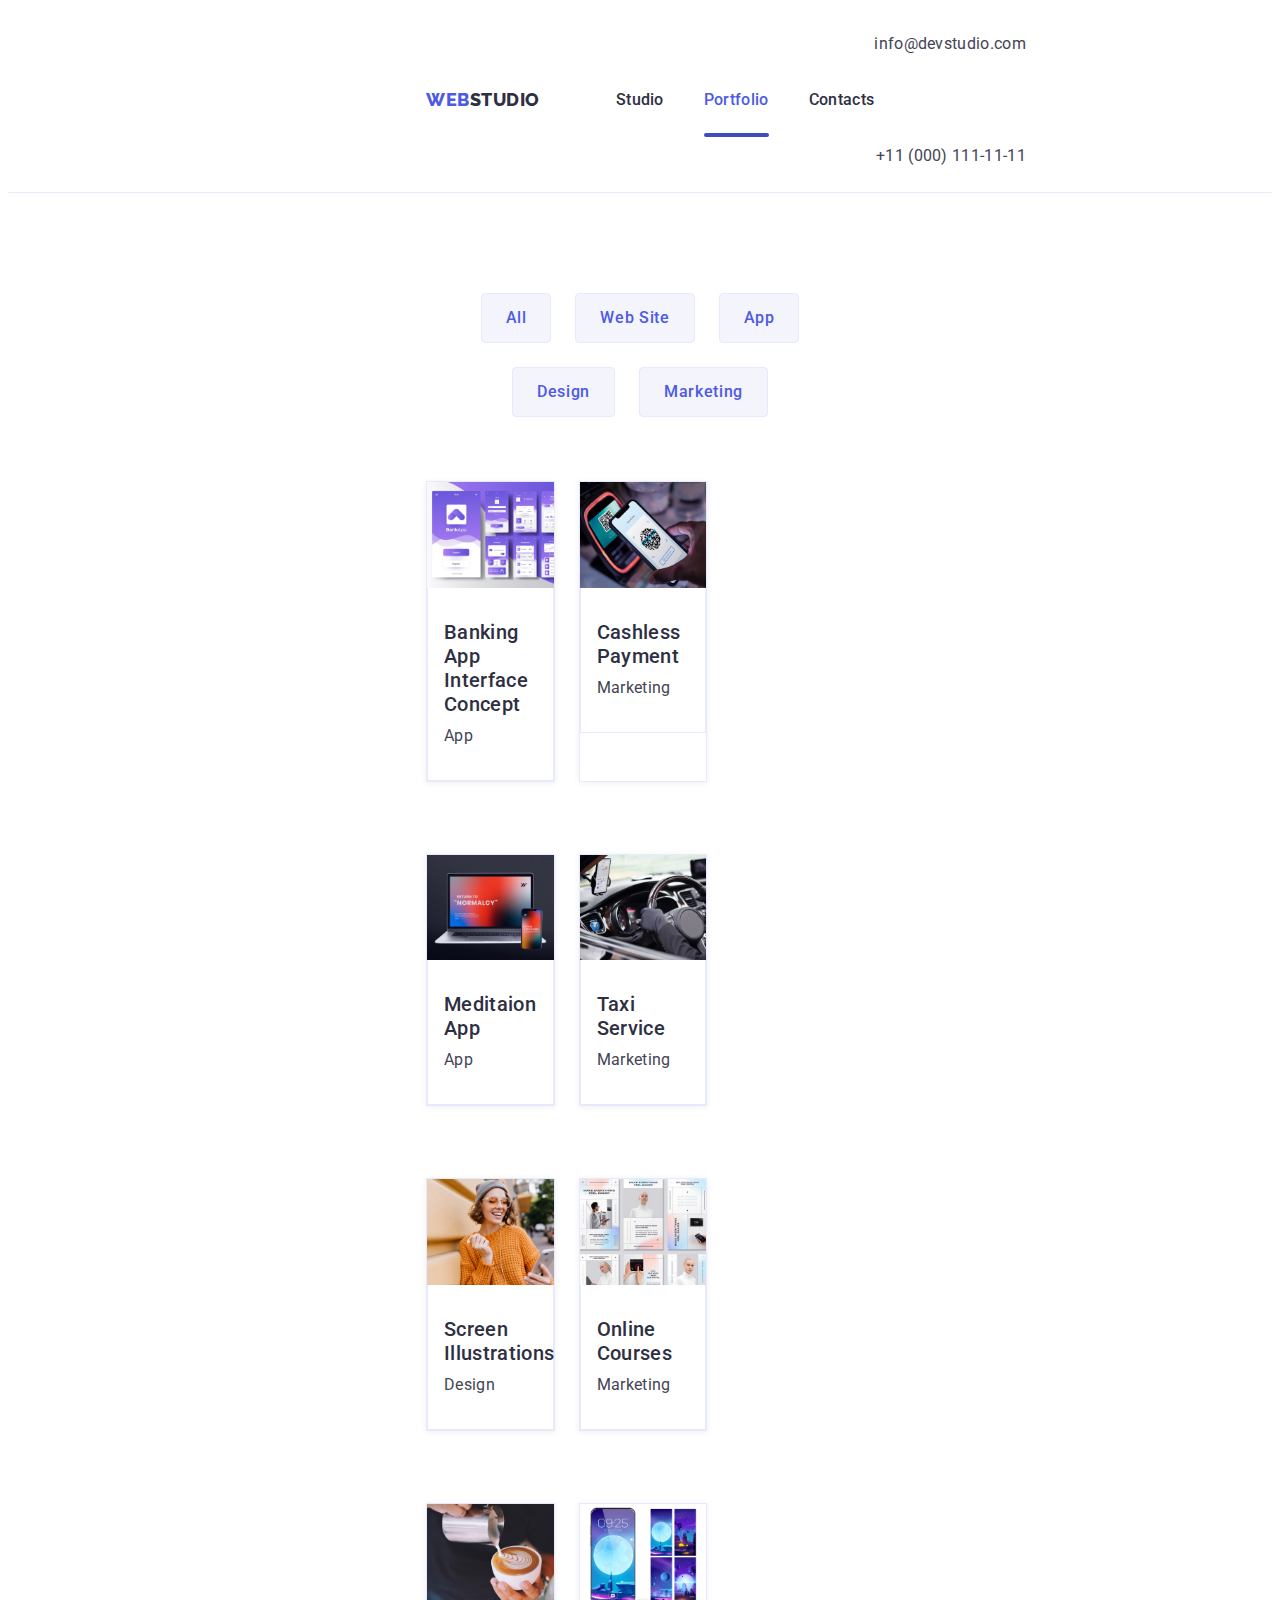
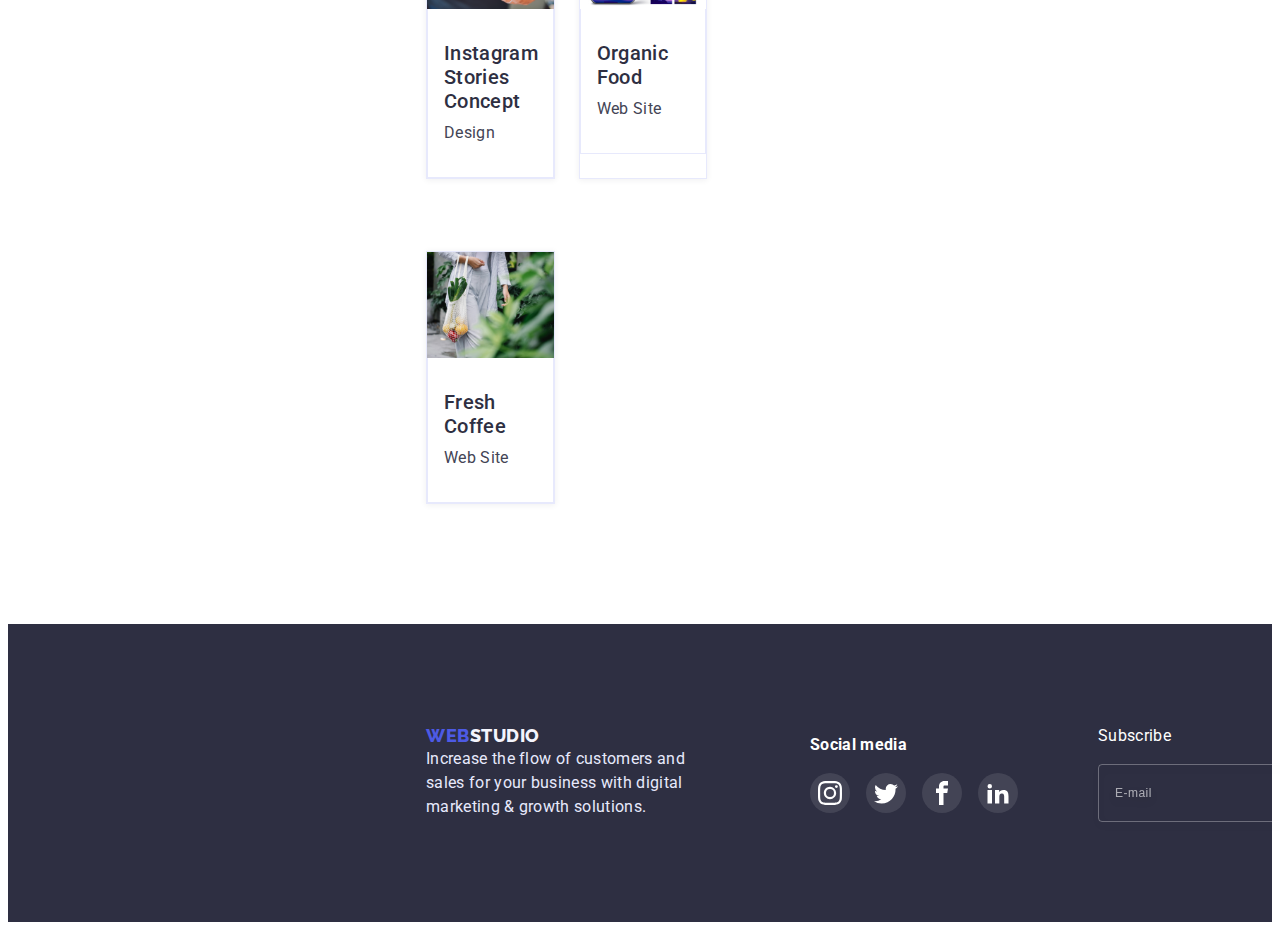
<file: portfolio.html>
<!DOCTYPE html>
<html lang="en">
<head>
    <meta charset="UTF-8">
    <meta http-equiv="X-UA-Compatible" content="IE=edge">
    <meta name="viewport" content="width=device-width, initial-scale=1.0">
    <title>Document</title>
    <link rel="preconnect" href="https://fonts.googleapis.com">
    <link rel="preconnect" href="https://fonts.gstatic.com" crossorigin>
    <link href="https://fonts.googleapis.com/css2?family=Raleway:wght@800&family=Roboto:wght@400;500;700;900&display=swap"
        rel="stylesheet">
    <link rel="stylesheet" href="https://cdnjs.cloudflare.com/ajax/libs/modern-normalize/1.1.0/modern-normalize.min.css"
        integrity="sha512-wpPYUAdjBVSE4KJnH1VR1HeZfpl1ub8YT/NKx4PuQ5NmX2tKuGu6U/JRp5y+Y8XG2tV+wKQpNHVUX03MfMFn9Q=="
        crossorigin="anonymous" referrerpolicy="no-referrer" />
    <link rel="stylesheet" href="./css/styles.css">
</head>
<body>
    <header class="header">
        <div class="container header-container">
            <nav class="header-navigation">
                <a class="header-logo link logo" href="./index.html"><span class="header-logo-color">Web</span>Studio</a>
                <button type="button" class="button-hamburger-open js-open-menu" aria-expanded="false"
                    aria-controls="mobile-menu">
                    <svg width="32" height="22">
                        <use href="./img/hamburger.svg#icon-hamburger"></use>
                    </svg>
                </button>
                <ul class="header-list list">
                    <li class="header-item"><a class="header-link link" href="./index.html">Studio</a></li>
                    <li class="header-item"><a class="header-link link current" href="./portfolio.html">Portfolio</a></li>
                    <li class="header-item"><a class="header-link link" href="">Contacts</a></li>
                </ul>
            </nav>
            <address class="address">
                <ul class="address-list list">
                    <li class="address-item"><a class="address-link link"
                            href="mailto:info@devstudio.com">info@devstudio.com</a>
                    </li>
                    <li class="address-item"><a class="address-link link" href="tel:+110001111111">+11 (000) 111-11-11</a>
                    </li>
                </ul>
            </address>
        </div>
        <div class="mobile-menu js-menu-container">
            <div class="container container-menu">
                <div>
                    <button type="button" class="button-hamburger-close js-close-menu">
                        <svg width="8" height="8">
                            <use href="./img/close.svg#icon-close"></use>
                        </svg>
                    </button>
    
                    <ul class="mobile-menu-list list">
                        <li class="mobile-menu-item"><a class="mobile-menu-link link" href="./index.html">Studio</a></li>
                        <li class="mobile-menu-item"><a class="mobile-menu-link link" href="./portfolio.html">Portfolio</a>
                        </li>
                        <li class="mobile-menu-item"><a class="mobile-menu-link link current" href="">Contacts</a></li>
                    </ul>
                </div>
                <div>
                    <ul class="mobile-address-list list">
                        <li class="mobile-address-item"><a class="mobile-address-link  mobile-phone link"
                                href="tel:+110001111111">+11 (000) 111-11-11</a></li>
                        <li class="mobile-address-item"><a class="mobile-address-link mobile-mail link"
                                href="mailto:info@devstudio.com">info@devstudio.com</a></li>
                    </ul>
                    <ul class="mobile-social list">
                        <li class="mobile-social-item"><a href="" class="mobile-social-link link">
                                <svg class="mobile-social-icon" width="16" height="16">
                                    <use href="./img/icons.svg#icon-instagram"></use>
                                </svg>
                            </a></li>
                        <li class="mobile-social-item"><a href="" class="mobile-social-link link">
                                <svg class="mobile-social-icon" width="16" height="16">
                                    <use href="./img/icons.svg#icon-twitter"></use>
                                </svg>
                            </a></li>
                        <li class="mobile-social-item"><a href="" class="mobile-social-link link">
                                <svg class="mobile-social-icon" width="16" height="16">
                                    <use href="./img/icons.svg#icon-facebook"></use>
                                </svg>
                            </a></li>
                        <li class="mobile-social-item"><a href="" class="mobile-social-link link">
                                <svg class="mobile-social-icon" width="16" height="16">
                                    <use href="./img/icons.svg#icon-linkedin2"></use>
                                </svg>
                            </a></li>
                    </ul>
                </div>
            </div>
        </div>
    </header>
    <main>
        <!-- Buttons -->
        <section class="gallery section">
            <div class="container gallery-container">
                <h1 class="visually-hidden">Buttons</h1>
                <ul class="buttons-list list">
                    <li class="buttons-item">
                        <button class="btn" type="button">All</button>
                    </li>
                    <li class="buttons-item">
                        <button class="btn" type="button">Web Site</button>
                    </li>
                    <li class="buttons-item">
                        <button class="btn" type="button">App</button>
                    </li>
                    <li class="buttons-item">
                        <button class="btn" type="button">Design</button>
                    </li>
                    <li class="buttons-item">
                        <button class="btn" type="button">Marketing</button>
                    </li>
                </ul>
                <!-- Gallery -->
                <h1 class="visually-hidden">Gallery</h1>
                <ul class="picture-list list">
                    <li class="picture-item">
                        <div class="picture-item-wrap">
                            <picture>
                                <source media="(min-width: 1200px)"
                                    srcset="./img/img-7.jpg 1x  , ./img/img-7-2x.jpg 2x"
                                <source media="(min-width: 768px)"
                                    srcset="./img/bank-tab.jpg 1x, ./img/bank-tab-2x.jpg 2x">
                                <source media="(max-width: 767px)"
                                    srcset="./img/bank-mob.jpg 1x, ./img/bank-mob-2x.jpg 2x">
                                <img src="./img/img-7.jpg" alt="Banking App Interface" width="360" height="300">
                            </picture>
                            <p class="picture-text-overlay">14 Stylish and User-Friendly App Design Concepts · Task Manager
                                App · Calorie Tracker
                                App · Exotic Fruit Ecommerce App ·
                                Cloud Storage App</p>
                        </div>
                        <div class="text-about-picture">
                            <h2 class="picture-title">Banking App Interface Concept</h2>
                            <p class="picture-text">App</p>
                        </div>
                    </li>
                    <li class="picture-item">
                        <div class="picture-item-wrap">
                            <picture>
                                <source media="(min-width: 1200px)"
                                    srcset="./img/img-8.jpg 1x, ./img/img-8-2x.jpg 2x">
                                <source media="(min-width: 768px)"
                                    srcset="./img/pay-tab.jpg 1x, ./img/pay-tab-2x.jpg 2x">
                                <source media="(max-width: 767px)"
                                    srcset="./img/pay-mob.jpg 1x, ./img/pay-mob-2x.jpg 2x">
                                <img src="./img/img-8.jpg" alt="Cashless Payment" width="360" height="300">
                            </picture>
                            <p class="picture-text-overlay">14 Stylish and User-Friendly App Design Concepts · Task Manager
                                App · Calorie Tracker
                                App · Exotic Fruit Ecommerce App ·
                                Cloud Storage App</p>
                        </div>
                        <div class="text-about-picture">
                            <h2 class="picture-title">Cashless Payment</h2>
                            <p class="picture-text">Marketing</p>
                        </div>
                    </li>
                    <li class="picture-item">
                        <div class="picture-item-wrap">
                            <picture>
                                <source media="(min-width: 1200px)"
                                    srcset="./img/img-9.jpg 1x, ./img/img-9-2x.jpg 2x">
                                <source media="(min-width: 768px)"
                                    srcset="./img/med-tab.jpg 1x, ./img/med-tab-2x.jpg 2x">
                                <source media="(max-width: 767px)"
                                    srcset="./img/med-mob.jpg 1x, ./img/med-mob-2x.jpg 2x">
                                <img src="./img/img-9.jpg" alt="Meditaion App" width="360" height="300">
                            </picture>
                            <p class="picture-text-overlay">14 Stylish and User-Friendly App Design Concepts · Task Manager
                                App · Calorie Tracker
                                App · Exotic Fruit Ecommerce App ·
                                Cloud Storage App</p>
                        </div>
                        <div class="text-about-picture">
                            <h2 class="picture-title">Meditaion App</h2>
                            <p class="picture-text">App</p>
                        </div>
                    </li>
                    <li class="picture-item">
                        <div class="picture-item-wrap">
                            <picture>
                                <source media="(min-width: 1200px)"
                                    srcset="./img/img-10.jpg 1x, ./img/img-10-2x.jpg 2x">
                                <source media="(min-width: 768px)"
                                    srcset="./img/taxi-tab.jpg 1x, ./img/taxi-tab-2x.jpg 2x">
                                <source media="(max-width: 767px)"
                                    srcset="./img/taxi-mob.jpg 1x, ./img/taxi-mob-2x.jpg 2x">
                                <img src="./img/img-10.jpg" alt="Taxi Service" width="360" height="300">
                            </picture>
                            <p class="picture-text-overlay">14 Stylish and User-Friendly App Design Concepts · Task Manager
                                App · Calorie Tracker
                                App · Exotic Fruit Ecommerce App ·
                                Cloud Storage App</p>
                        </div>
                        <div class="text-about-picture">
                            <h2 class="picture-title">Taxi Service</h2>
                            <p class="picture-text">Marketing</p>
                        </div>
                    </li>
                    <li class="picture-item">
                        <div class="picture-item-wrap">
                            <picture>
                                <source media="(min-width: 1200px)"
                                    srcset="./img/img-11.jpg 1x, ./img/img-11-2x.jpg 2x">
                                <source media="(min-width: 768px)"
                                    srcset="./img/scr-tab.jpg 1x, ./img/scr-tab-2x.jpg 2x">
                                <source media="(max-width: 767px)"
                                    srcset="./img/scr-mob.jpg 1x, ./img/scr-mob-2x.jpg 2x">
                                <img src="./img/img-11.jpg" alt="Screen Illustrations" width="360" height="300">
                            </picture>
                            <p class="picture-text-overlay">14 Stylish and User-Friendly App Design Concepts · Task Manager
                                App · Calorie Tracker
                                App · Exotic Fruit Ecommerce App ·
                                Cloud Storage App</p>
                        </div>
                        <div class="text-about-picture">
                            <h2 class="picture-title">Screen Illustrations</h2>
                            <p class="picture-text">Design</p>
                        </div>
                    </li>
                    <li class="picture-item">
                        <div class="picture-item-wrap">
                            <picture>
                                <source media="(min-width: 1200px)"
                                    srcset="./img/img-12.jpg 1x, ./img/img-12-2x.jpg 2x">
                                <source media="(min-width: 768px)"
                                    srcset="./img/cour-tab.jpg 1x, ./img/cour-tab-2x.jpg 2x">
                                <source media="(max-width: 767px)"
                                    srcset="./img/cour-mob.jpg 1x, ./img/cour-mob-2x.jpg 2x">
                                <img src="./img/img-12.jpg" alt="Online Courses" width="360" height="300">
                            </picture>
                            <p class="picture-text-overlay">14 Stylish and User-Friendly App Design Concepts · Task Manager
                                App · Calorie Tracker
                                App · Exotic Fruit Ecommerce App ·
                                Cloud Storage App</p>
                        </div>
                        <div class="text-about-picture">
                            <h2 class="picture-title">Online Courses</h2>
                            <p class="picture-text">Marketing</p>
                        </div>
                    </li>
                    <li class="picture-item">
                        <div class="picture-item-wrap">
                            <picture>
                                <source media="(min-width: 1200px)"
                                    srcset="./img/img-13.jpg 1x, ./img/img-13-2x.jpg 2x">
                                <source media="(min-width: 768px)"
                                    srcset="./img/inst-tab.jpg 1x, ./img/inst-tab-2x.jpg 2x">
                                <source media="(max-width: 767px)"
                                    srcset="./img/inst-mob.jpg 1x, ./img/inst-mob-2x.jpg 2x">
                                <img src="./img/img-13.jpg" alt="Instagram Stories Concept" width="360" height="300">
                            </picture>
                            <p class="picture-text-overlay">14 Stylish and User-Friendly App Design Concepts · Task Manager
                                App · Calorie Tracker
                                App · Exotic Fruit Ecommerce App ·
                                Cloud Storage App</p>
                        </div>
                        <div class="text-about-picture">
                            <h2 class="picture-title">Instagram Stories Concept</h2>
                            <p class="picture-text">Design</p>
                        </div>
                    </li>
                    <li class="picture-item">
                        <div class="picture-item-wrap">
                            <picture>
                                <source media="(min-width: 1200px)"
                                    srcset="./img/img-14.jpg 1x, ./img/img-14-2x.jpg 2x">
                                <source media="(min-width: 768px)"
                                    srcset="./img/org-tab.jpg 1x, ./img/org-tab-2x.jpg 2x">
                                <source media="(max-width: 767px)"
                                    srcset="./img/org-mob.jpg 1x, ./img/org-mob-2x.jpg 2x">
                                <img src="./img/img-14.jpg" alt="Organic Food" width="360" height="300">
                            </picture>
                            <p class="picture-text-overlay">14 Stylish and User-Friendly App Design Concepts · Task Manager
                                App · Calorie Tracker
                                App · Exotic Fruit Ecommerce App ·
                                Cloud Storage App</p>
                        </div>
                        <div class="text-about-picture">
                            <h2 class="picture-title">Organic Food</h2>
                            <p class="picture-text">Web Site</p>
                        </div>
                    </li>
                    <li class="picture-item">
                        <div class="picture-item-wrap">
                            <picture>
                                <source media="(min-width: 1200px)"
                                    srcset="./img/img-15.jpg 1x, ./img/img-15-2x.jpg 2x">
                                <source media="(min-width: 768px)"
                                    srcset="./img/cof-tab.jpg 1x, ./img/cof-tab-2x.jpg 2x">
                                <source media="(max-width: 767px)"
                                    srcset="./img/cof-mob.jpg 1x, ./img/cof-mob-2x.jpg 2x">
                                <img src="./img/img-15.jpg" alt="cup of coffee" width="360" height="300">
                            </picture>
                            <p class="picture-text-overlay">14 Stylish and User-Friendly App Design Concepts · Task Manager
                                App · Calorie Tracker
                                App · Exotic Fruit Ecommerce App ·
                                Cloud Storage App</p>
                        </div>
                        <div class="text-about-picture">
                            <h2 class="picture-title">Fresh Coffee</h2>
                            <p class="picture-text">Web Site</p>
                        </div>
                    </li>
                </ul>
            </div>
        </section>
    </main>
<footer class="footer">
    <div class="container footer-container">
        <div>
            <a class="footer-logo link logo" href="./index.html"><span class="footer-logo-color">Web</span>Studio</a>
            <p class="footer-text">Increase the flow of customers and sales for your business with digital marketing
                &amp;
                growth solutions.</p>
        </div>
        <div class="footer-social">
            <h4 class="footer-social-title">Social media</h4>
            <ul class="footer-list list">
                <li class="footer-social-item"><a href="" class="footer-social-link link">
                        <svg class="footer-social-icon" width="24" height="24">
                            <use href="./img/icons.svg#icon-instagram"></use>
                        </svg>
                    </a></li>
                <li class="footer-social-item"><a href="" class="footer-social-link link">
                        <svg class="footer-social-icon" width="24" height="24">
                            <use href="./img/icons.svg#icon-twitter"></use>
                        </svg>
                    </a></li>
                <li class="footer-social-item"><a href="" class="footer-social-link link">
                        <svg class="footer-social-icon" width="24" height="24">
                            <use href="./img/icons.svg#icon-facebook"></use>
                        </svg>
                    </a></li>
                <li class="footer-social-item"><a href="" class="footer-social-link link">
                        <svg class="footer-social-icon" width="24" height="24">
                            <use href="./img/icons.svg#icon-linkedin2"></use>
                        </svg>
                    </a></li>
            </ul>
        </div>
        <div class="footer-subscribe">
            <p class="footer-form-title">Subscribe</p>
            <form class="footer-form">
                <input class="footer-input" type="email" placeholder="E-mail">
                <button class="footer-form-button" type="submit">Subscribe
                    <svg class="footer-modal-icon" width="24" height="24">
                        <use href="./img/symbols.svg#icon-teleg"></use>
                    </svg>
                </button>
            </form>
        </div>
    </div>
</footer>
    <script src="./js/mobile-menu.js"></script>
    </body>
    
    </html>
</file>
<file: css/styles.css>
:root {
  --color-main-text: #434455;
  --color-text-title: #2e2f42;
  --color-accent: #4d5ae5;
  --color-bgr-secondary: #f4f4fd;
  --color-bgr-dark: #2e2f42;
  --color-focus: #404bbf;
  --color-white: #ffffff;
  --color-footer-text: #e7e9fc;
  --color-footer-logo: #f4f4fd;
  --color-icon: #8e8f99;
  --timing-function: cubic-bezier(0.4, 0, 0.2, 1);
}
body {
  font-family: "Roboto", sans-serif;
  letter-spacing: 0.02em;
  color: var(--color-main-text);
  background-color: var(--color-white);
}
ul {
  margin: 0;
  padding-left: 0;
}
p,
h1,
h2,
h3,
h4 {
  margin: 0;
}
.visually-hidden {
  position: absolute;
  white-space: nowrap;
  width: 1px;
  height: 1px;
  overflow: hidden;
  border: 0;
  padding: 0;
  clip: rect(0 0 0 0);
  clip-path: inset(50%);
  margin: -1px;
}
.list {
  list-style: none;
}
.link {
  text-decoration: none;
}
.container {
  width: 428px;
  padding: 0 15px;
  margin: 0 auto;
  /* outline: 2px solid red; */
}
.section {
  padding: 96px 0;
}
img {
  display: block;
  max-width: 100%;
  height: auto;
}
.button:hover,
button:focus {
  background-color: var(--color-focus);
}

.button {
  cursor: pointer;
  transition-duration: 250ms;
  transition-timing-function: var(--timing-function);
}
.mobile-menu-link.current {
  color: var(--color-accent);
}
/* -----Header-----*/
.header {
  border-bottom: 1px solid var(--color-footer-text);
}
.header-container {
  padding: 0px 15px;
}
.header-navigation {
  display: flex;
  align-items: center;
  justify-content: space-between;
}
.logo {
  font-family: "Raleway", sans-serif;
  font-weight: 800;
  font-size: 18px;
  letter-spacing: 0.03em;
  text-transform: uppercase;
  margin-top: 24px;
  margin-bottom: 24px;
}
.header-logo-color {
  line-height: 1.33;
  color: var(--color-accent);
}
.header-logo {
  line-height: 1.33;
  color: var(--color-text-title);
}
.header-list,
.address-list {
  display: none;
}

.logo {
  font-family: "Raleway", sans-serif;
  font-weight: 800;
  font-size: 18px;
  letter-spacing: 0.03em;
  text-transform: uppercase;
}
/* ---------mobile-menu-------- */
.mobile-menu.is-open {
  opacity: 1;
  visibility: visible;
  pointer-events: auto;
}

.container-menu {
  width: 100%;
  height: 100%;
  display: flex;
  flex-direction: column;
  justify-content: space-between;
  position: relative;
  padding-top: 24px;
  padding-left: 40px;
  padding-bottom: 40px;
}

.mobile-menu {
  position: fixed;
  width: 100%;
  height: 100%;
  z-index: 1000;
  top: 0;
  left: 0;
  background-color: var(--color-white);
  transition-property: opacity, visibility;
  transition-duration: 250ms;
  transition-timing-function: var(--timing-function);
  opacity: 0;
  visibility: hidden;
  pointer-events: auto;
}

.mobile-social {
  margin-top: auto;
}

.mobile-menu-list {
  margin-top: 32px;
}

.mobile-menu-item {
  margin-bottom: 40px;
}

.mobile-address-item {
  margin-bottom: 40px;
}

.mobile-menu-link {
  display: block;
  font-weight: 700;
  font-size: 36px;
  line-height: 1.11;
  letter-spacing: 0.02em;
  text-transform: capitalize;
  color: var(--color-bgr-dark);
}

.mobile-phone {
  font-weight: 700;
  font-size: 26px;
  line-height: 1.11;
  letter-spacing: 0.02em;
  text-transform: capitalize;
  color: var(--color-accent);
}

.mobile-mail {
  font-weight: 500;
  font-size: 20px;
  line-height: 1.2;
  letter-spacing: 0.02em;
  color: var(--color-main-text);
}

.mobile-menu-link:hover,
.mobile-menu-link:focus,
.mobile-address-link:hover,
.mobile-address-link:focus {
  color: var(--color-focus);
}

.button-hamburger-open {
  background-color: transparent;
  border: none;
}

.button-hamburger-close {
  display: flex;
  justify-content: center;
  align-items: center;
  width: 24px;
  height: 24px;
  background: var(--color-footer-text);
  border: 1px solid rgba(0, 0, 0, 0.1);
  border-radius: 50%;
  margin-left: auto;
  transition-property: fill, background-color;
}

.button-hamburger-close:hover,
.button-hamburger-close:focus {
  fill: var(--color-white);
  background-color: var(--color-focus);
}

.mobile-social {
  display: flex;
  justify-content: space-between;
  margin-right: 40px;
}

.mobile-social-item {
  display: flex;
  width: 40px;
  height: 40px;
}

.mobile-social-link {
  display: flex;
  justify-content: center;
  align-items: center;
  width: 100%;
  height: 100%;
  background-color: var(--color-accent);
  border-radius: 50%;
  color: var(--color-white);
  transition-property: background-color;
  transition-duration: 250ms;
  transition-timing-function: var(--timing-function);
}

.mobile-social-icon {
  fill: currentColor;
}

.mobile-social-link:hover,
.mobile-social-link:focus {
  background-color: var(--color-focus);
}

/* -----Hero----- */
.hero {
  background-color: var(--color-bgr-dark);
  background-image: linear-gradient(
      rgba(46, 47, 66, 0.7),
      rgba(46, 47, 66, 0.7)
    ),
    url(../img/people-office-mob.jpg);
  background-repeat: no-repeat;
  background-position: center;
  background-size: cover;
}

@media (min-device-pixel-ratio: 2),
  (min-resolution: 192dpi),
  (min-resolution: 2dppx) {
  .hero {
    background-image: linear-gradient(
        rgba(46, 47, 66, 0.7),
        rgba(46, 47, 66, 0.7)
      ),
      url(../img/people-office-mob-2x.jpg);
  }
}

.hero.section {
  padding: 112px 0;
}
.container-hero {
  text-align: center;
}
.hero-title {
  width: 496px;
  text-align: center;
  font-weight: 700;
  font-size: 56px;
  line-height: 1.07;
  letter-spacing: 0.02em;
  text-align: center;
  color: var(--color-white);
  margin-bottom: 48px;
  margin-left: auto;
  margin-right: auto;
}
.hero-btn {
  display: inline-block;
  font-family: inherit;
  font-weight: 500;
  font-size: 16px;
  line-height: 1.5;
  letter-spacing: 0.04em;
  text-align: center;
  background-color: var(--color-accent);
  color: var(--color-white);
  box-shadow: 0px 4px 4px rgba(0, 0, 0, 0.15);
  border-radius: 4px;
  border-color: transparent;
  padding: 16px 32px;
  transition-property: background-color;
}

/* -----Feature----- */
.feature-list {
  flex-wrap: wrap;
  row-gap: 72px;
}
.feature-title {
  font-weight: 700;
  font-size: 36px;
  line-height: 1.11;
  text-align: center;
  letter-spacing: 0.02em;
  text-transform: capitalize;
  color: var(--color-bgr-dark);
}

.feature-text {
  margin-top: 8px;
  font-weight: 500;
  font-size: 16px;
  line-height: 1.5;
}

/* ----- Products ------- */
.products {
  padding-top: 0px;
}
.products-item {
  width: calc((100% - 48px) / 3);
}
.products-list {
  display: flex;
  gap: 24px;
  margin-top: 72px;
}
.products-title {
  font-weight: 700;
  font-size: 36px;
  line-height: 1.11;
  text-align: center;
  text-transform: capitalize;
  color: var(--color-text-title);
}

/* -----Our Team----- */
.team-container {
  max-width: 296px;
  background-color: var(--color-bgr-secondary);
}

.team.section {
  padding-bottom: 128px;
}
.team {
  background-color: var(--color-bgr-secondary);
}
.team-list {
  display: flex;
  flex-wrap: wrap;
  gap: 72px;
}

.team-title {
  font-weight: 700;
  font-size: 36px;
  line-height: 1.11;
  text-align: center;
  text-transform: capitalize;
  margin-bottom: 72px;
  color: var(--color-text-title);
}
.team-after-title {
  font-weight: 500;
  font-size: 20px;
  line-height: 1.2;
  text-align: center;
  color: var(--color-text-title);
}
.team-text {
  font-size: 16px;
  line-height: 1.5;
  text-align: center;
  margin-top: 8px;
}
.team-item {
  width: 260px;
  margin-left: auto;
  margin-right: auto;
  background: #ffffff;
  box-shadow: 0px 1px 6px rgba(46, 47, 66, 0.08),
    0px 1px 1px rgba(46, 47, 66, 0.16), 0px 2px 1px rgba(46, 47, 66, 0.08);
  border-radius: 0px 0px 4px 4px;
}
.team-social {
  display: flex;
  justify-content: center;
  gap: 24px;
}
.team-social-item {
  width: 40px;
  height: 40px;
  margin-top: 8px;
}
.team-social-link {
  display: flex;
  justify-content: center;
  align-items: center;
  width: 100%;
  height: 100%;
  background-color: var(--color-accent);
  border-radius: 50%;
  color: var(--color-white);
  transition-property: background-color;
  transition-duration: 250ms;
  transition-timing-function: var(--timing-function);
}
.team-social-icon {
  fill: currentColor;
}
.team-social-link:hover,
.team-social-link:focus {
  background-color: var(--color-focus);
}
.text-about-team {
  padding-top: 32px;
  padding-bottom: 32px;
  background: var(--color-white);
  box-shadow: 0px 1px 6px rgba(46, 47, 66, 0.08),
    0px 1px 1px rgba(46, 47, 66, 0.16), 0px 2px 1px rgba(46, 47, 66, 0.08);
  border-radius: 0px 0px 4px 4px;
  border-top: none;
}
/* ----- Customers----- */
.customers-title {
  font-weight: 700;
  font-size: 36px;
  line-height: 1.11;
  text-align: center;
  letter-spacing: 0.02em;
  text-transform: capitalize;
  color: var(--color-text-title);
  margin-bottom: 72px;
}
.customers-list {
  display: flex;
  flex-wrap: wrap;
  justify-content: center;
  row-gap: 72px;
  column-gap: 16px;
}
.customers-item {
  height: 88px;
  width: 190px;
}
.customers-link {
  display: flex;
  justify-content: center;
  align-items: center;
  width: 100%;
  height: 100%;
  border: 1px solid var(--color-icon);
  border-radius: 4px;
  color: var(--color-icon);
  transition-property: color, border;
  transition-duration: 250ms;
  transition-timing-function: var(--timing-function);
}
.customers-icon {
  fill: currentColor;
}
.customers-link:hover,
.customers-link:focus {
  border: 1px solid var(--color-focus);
  color: var(--color-focus);
}
/* -----Footer----- */
.footer {
  display: flex;
  padding-top: 100px;
  padding-bottom: 100px;
  background-color: var(--color-bgr-dark);
}
.footer-logo {
  line-height: 1.16;
  color: var(--color-footer-logo);
}
.footer-logo-color {
  line-height: 1.16;
  color: var(--color-accent);
}
.footer-text {
  width: 264px;
  margin-top: 16px;
  font-size: 16px;
  line-height: 1.5;
  color: var(--color-footer-text);
}
.footer-container {
  display: flex;
}
.footer-social {
  margin-left: 120px;
  margin-right: 80px;
}
.footer-social-title,
.footer-form-title {
  margin-bottom: 16px;
  font-size: 16px;
  line-height: 1.5;
  letter-spacing: 0.02em;
  color: var(--color-white);
}
.footer-list {
  display: flex;
  gap: 16px;
}
.footer-social-item {
  display: flex;
  font-weight: 500;
  width: 40px;
  height: 40px;
}
.footer-modal-icon {
  fill: var(--color-white);
}
.footer-social-link {
  display: flex;
  justify-content: center;
  align-items: center;
  width: 100%;
  height: 100%;
  background: rgba(255, 255, 255, 0.1);
  color: var(--color-white);
  border-radius: 50%;
  transition-property: background-color;
  transition-duration: 250ms;
  transition-timing-function: var(--timing-function);
}
.footer-social-link:hover,
.footer-social-link:focus {
  background-color: #31d0aa;
}
.footer-social-icon {
  fill: currentColor;
}
.footer-form {
  display: flex;
}
.footer-input {
  width: 264px;
  height: 40px;
  padding: 8px 16px;
  border: 1px solid rgba(255, 255, 255, 0.3);
  filter: drop-shadow(0px 4px 4px rgba(0, 0, 0, 0.15));
  border-radius: 4px;
  color: var(--color-white);
  background-color: transparent;
}
.footer-input::placeholder {
  font-size: 12px;
  line-height: 2;
  letter-spacing: 0.04em;
  color: rgba(255, 255, 255, 0.6);
}
.footer-subscribe {
  margin-left: auto;
}
.footer-form-button {
  display: flex;
  height: 40px;
  width: 165px;
  margin-left: 24px;
  padding: 8px 24px;
  gap: 16px;
  font-weight: 500;
  font-size: 16px;
  line-height: 1.5;
  align-items: center;
  text-align: center;
  letter-spacing: 0.04em;
  color: var(--color-white);
  background-color: var(--color-accent);
  border-radius: 4px;
  border-color: transparent;
  transition-property: background-color;
}
/* ----Backdrop---- */
.backdrop {
  position: fixed;
  top: 0;
  width: 100%;
  height: 100%;
  background: rgba(46, 47, 66, 0.4);
  transition-property: opacity, visibility;
  transition-duration: 250ms;
  transition-timing-function: var(--timing-function);
}
.is-hidden {
  opacity: 0;
  visibility: hidden;
  pointer-events: none;
}
.modal-btn {
  display: flex;
  justify-content: center;
  align-items: center;
  width: 24px;
  height: 24px;
  background: var(--color-footer-text);
  border: 1px solid rgba(0, 0, 0, 0.1);
  border-radius: 50%;
  margin-left: auto;
  transition-property: fill, background-color;
}
.modal-btn:hover,
.modal-btn:focus {
  fill: var(--color-white);
  background-color: var(--color-focus);
}
.modal {
  position: absolute;
  top: 50%;
  left: 50%;
  transform: translate(-50%, -50%) scale(1);
  width: 392px;
  height: 586px;
  padding: 24px;
  background: #fcfcfc;
  box-shadow: 0px 1px 1px rgba(0, 0, 0, 0.14), 0px 1px 3px rgba(0, 0, 0, 0.12),
    0px 2px 1px rgba(0, 0, 0, 0.2);
  border-radius: 4px;
  transition-property: opacity, transform;
  transition-duration: 250ms;
  transition-timing-function: var(--timing-function);
}
.backdrop.is-hidden .modal {
  transform: translate(-50%, -50%) scale(0);
  opacity: 0;
}
.modal-form-button {
  position: fixed;
  font-weight: 500;
  font-size: 16px;
  line-height: 1.5;
  align-items: center;
  text-align: center;
  letter-spacing: 0.04em;
  color: var(--color-white);
  background-color: var(--color-accent);
  box-shadow: 0px 4px 4px rgba(0, 0, 0, 0.15);
  border-radius: 4px;
  padding: 16px 32px;
  width: 169px;
  height: 56px;
  border-color: transparent;
  left: 50%;
  transform: translatex(-50%);
  margin-bottom: 24px;
}
.modal-form-title {
  font-weight: 500;
  font-size: 16px;
  line-height: 1.5;
  text-align: center;
  letter-spacing: 0.02em;
  color: var(--color-bgr-dark);
  margin-top: 24px;
  margin-bottom: 16px;
}

.modal-field label {
  font-weight: 400;
  font-size: 12px;
  line-height: 1.16;
  letter-spacing: 0.04em;
  color: #8e8f99;
  display: block;
  margin-bottom: 4px;
}
.modal-field {
  margin-bottom: 8px;
}
.modal-input {
  width: 100%;
  height: 40px;
  padding-left: 38px;
  border: 1px solid rgba(33, 33, 33, 0.2);
  border-radius: 4px;
  outline: transparent;
}
.modal-input:focus,
.modal-comment:focus {
  border-color: var(--color-accent);
}
.modal-input:focus + .modal-icon {
  fill: var(--color-accent);
}
.input-wrap {
  position: relative;
}
.modal-icon {
  position: absolute;
  left: 16px;
  top: 50%;
  transform: translatey(-50%);
  fill: #2e2f42;
}
.modal-comment {
  width: 100%;
  height: 120px;
  padding: 8px 16px;
  resize: none;
  border: 1px solid rgba(33, 33, 33, 0.2);
  border-radius: 4px;
  outline: transparent;
}
.modal-comment::placeholder {
  font-size: 12px;
  line-height: 1.16;
  letter-spacing: 0.04em;
  color: rgba(117, 117, 117, 0.5);
}
.modal-checkbox {
  width: 16px;
  height: 16px;
  border: 1.25px solid var(--color-bgr-dark);
  border-radius: 2px;
}
.modal-checkbox-wrap {
  display: flex;
  margin-bottom: 24px;
  align-items: center;
  text-align: center;
  gap: 8px;
}
.modal-checkbox-policy {
  display: flex;
  font-size: 12px;
  line-height: 1.16;
  letter-spacing: 0.04em;
  color: #757575;
}
.modal-checkbox-policy a {
  color: #4d5ae5;
}
.checkbox-policy-text {
  display: inline-block;
}

.modal-checkbox-icon {
  display: flex;
  justify-content: center;
  align-items: center;
  margin-right: 8px;
  width: 16px;
  height: 16px;
  border: 1.25px solid var(--color-bgr-dark);
  border-radius: 2px;
  fill: transparent;
  flex-shrink: 0;
}
.modal-checkbox:checked + .modal-checkbox-policy .modal-checkbox-icon {
  background-color: var(--color-focus);
  border: none;
  fill: var(--color-footer-logo);
}
.modal-checkbox:focus + .modal-checkbox-policy .modal-checkbox-icon {
  border-color: var(--color-accent);
}
/* -----Portfolio----- */
.gallery.section {
  padding: 48px 0;
}
.buttons-list {
  display: flex;
  flex-wrap: wrap;
  gap: 24px;
}
.btn {
  font-family: inherit;
  font-weight: 500;
  font-size: 16px;
  line-height: 1.5;
  text-align: center;
  letter-spacing: 0.04em;
  background-color: var(--color-bgr-secondary);
  color: var(--color-accent);
  border: 1px solid var(--color-footer-text);
  border-radius: 4px;
  padding: 12px 24px;
  transition-property: color, background-color, box-shadow;
}
.btn:hover,
.btn:focus {
  background-color: var(--color-focus);
  color: var(--color-white);
  box-shadow: 0px 3px 1px rgba(0, 0, 0, 0.1), 0px 2px 1px rgba(0, 0, 0, 0.08),
    0px 2px 2px rgba(0, 0, 0, 0.12);
}

.picture-list {
  display: flex;
  flex-wrap: wrap;
  margin-top: 48px;
  column-gap: 24px;
  row-gap: 48px;
}
.picture-item {
  border: 1px solid var(--color-footer-text);
  box-shadow: 0px 1px 6px rgba(46, 47, 66, 0.08);
  transition-property: border, box-shadow;
  transition-duration: 250ms;
  transition-timing-function: var(--timing-function);
}
.picture-item-wrap {
  position: relative;
  overflow: hidden;
}
.picture-text-overlay {
  position: absolute;
  top: 0;
  left: 0;
  height: 101%;
  font-weight: 400;
  font-size: 16px;
  line-height: 1.5;
  letter-spacing: 0.02em;
  padding-top: 40px;
  padding-left: 30px;
  padding-right: 30px;
  color: var(--color-bgr-secondary);
  background-color: var(--color-accent);
  transform: translateY(100%);
  transition-property: transform;
  transition-duration: 250ms;
  transition-timing-function: var(--timing-function);
}
.picture-item:hover {
  border: 0.5px solid var(--color-footer-logo);
  box-shadow: 0px 1px 6px rgba(46, 47, 66, 0.08),
    0px 1px 1px rgba(46, 47, 66, 0.16), 0px 2px 1px rgba(46, 47, 66, 0.08);
}
.picture-item:hover .picture-text-overlay {
  transform: translateY(0);
}
.picture-title {
  font-weight: 500;
  font-size: 20px;
  line-height: 1.2;
  color: var(--color-text-title);
}
.picture-text {
  font-size: 16px;
  line-height: 1.5;
  margin-top: 8px;
}
.text-about-picture {
  border: 1px solid var(--color-footer-text);
  border-top: none;
  padding-top: 32px;
  padding-bottom: 32px;
  padding-left: 16px;
}
/* -----@media----- */

@media screen and (min-width: 480px) {
  .container {
    max-width: 428px;
  }
  .mobile-phone {
    font-size: 36px;
  }
}

@media screen and (min-width: 768px) {
  .container {
    max-width: 768px;
  }
  .hero {
    background-image: linear-gradient(
        rgba(46, 47, 66, 0.7),
        rgba(46, 47, 66, 0.7)
      ),
      url(../img/people-office-tab.jpg);
  }
  @media (min-device-pixel-ratio: 2),
    (min-resolution: 192dpi),
    (min-resolution: 2dppx) {
    .hero {
      background-image: linear-gradient(
          rgba(46, 47, 66, 0.7),
          rgba(46, 47, 66, 0.7)
        ),
        url(../img/people-office-tab-2x.jpg);
    }
  }
  .header-container {
    display: flex;
  }
  .header-navigation {
    display: flex;
  }
  .mobile-menu,
  .button-hamburger-open {
    display: none;
  }
  .header-list {
    display: flex;
    gap: 40px;
    margin-left: 120px;
  }
  .header-link {
    display: block;
    position: relative;
    font-weight: 500;
    font-size: 16px;
    line-height: 1.5;
    color: var(--color-text-title);
    padding-top: 24px;
    padding-bottom: 24px;
    transition-property: color;
    transition-duration: 250ms;
    transition-timing-function: var(--timing-function);
  }
  .header-link:hover,
  .header-link:focus,
  .current {
    color: var(--color-accent);
  }
  .header-link.current::after {
    content: "";
    position: absolute;
    left: 0;
    bottom: -1px;
    display: block;
    width: 100%;
    height: 4px;
    background-color: var(--color-focus);
    border-radius: 2px;
    pointer-events: none;
  }
  .address-list {
    display: flex;
    flex-wrap: wrap;
    gap: 6px;
    margin-top: 24px;
    justify-content: flex-end;
  }
  .address-link {
    display: block;
    font-family: inherit;
    font-style: normal;
    font-weight: 400;
    font-size: 14px;
    line-height: 1.1;
    color: var(--color-main-text);
    padding-top: 0px;
    padding-bottom: 0px;
  }
  .address-link:hover,
  .address-link:focus {
    color: var(--color-accent);
  }
  .hero.section {
    padding: 112px 0 108px;
  }
  .hero-title {
    min-width: 496px;
    font-size: 56px;
    line-height: 1.07;
  }
  .team.section {
    padding-bottom: 104px;
  }
  .team-container {
    max-width: 584px;
  }
  .customers-container,
  .footer-container {
    max-width: 584px;
  }
  .customers-item {
    height: 88px;
    width: calc((100% - 48px) / 3);
  }
  .team-item {
    width: calc((100% - 24px) / 2);
  }
  .team-list {
    row-gap: 64px;
    column-gap: 24px;
  }
  .feature-item {
    width: calc((100% - 24px) / 2);
  }
  .feature-list {
    gap: 72px 24px;
  }
  .feature-title {
    text-align: left;
  }
  .gallery.section {
    padding-top: 64px;
    padding-bottom: 96px;
  }
  .buttons-list {
    display: flex;
    justify-content: center;
    gap: 24px;
  }
  .picture-list {
    margin-top: 64px;
    row-gap: 72px;
  }
  .picture-item {
    width: calc((100% - 24px) / 2);
  }
  .footer-container {
    display: flex;
    flex-wrap: wrap;
    gap: 72px 24px;
  }
  .footer-social {
    margin: 0;
  }
  .footer-text {
    margin-top: 0;
    width: 264px;
  }
  .footer-input {
    width: 264px;
  }
  .footer-form {
    display: flex;
    gap: 24px;
  }
  .footer-form-button {
    margin: 0;
  }
  .footer-main {
    align-items: normal;
  }
  .footer-form-title {
    text-align: start;
  }
  .footer-social-title {
    margin-top: 24px;
    text-align: start;
  }
}

@media screen and (min-width: 1200px) {
  .container {
    max-width: 1158px;
    padding: 0 15px;
  }
  .hero.section {
    padding: 188px 0;
  }
  .section {
    padding: 120px 0;
  }
  .header-container {
    padding: 0 15px;
  }
  .header-list {
    margin-left: 76px;
  }
  .address-list {
    display: flex;
    gap: 40px;
    align-items: center;
    padding-top: 0;
    margin-top: 0;
  }
  .address {
    margin-left: auto;
  }
  .address-link {
    font-style: normal;
    font-weight: 400;
    font-size: 16px;
    line-height: 1.5;
    padding-top: 24px;
    padding-bottom: 24px;
  }
  .hero {
    background-image: linear-gradient(
        rgba(46, 47, 66, 0.7),
        rgba(46, 47, 66, 0.7)
      ),
      url(../img/people-office.jpg);
    max-width: 1440px;
    margin-left: auto;
    margin-right: auto;
  }
  @media (min-device-pixel-ratio: 2),
    (min-resolution: 192dpi),
    (min-resolution: 2dppx) {
    .hero {
      background-image: linear-gradient(
          rgba(46, 47, 66, 0.7),
          rgba(46, 47, 66, 0.7)
        ),
        url(../img/people-office-2x.jpg);
    }
  }
  .feature.section {
    padding-bottom: 0;
  }
  .feature-list {
    gap: 24px;
  }
  .feature-text {
    width: 264px;
    font-weight: 400;
    font-size: 16px;
    line-height: 1.5;
  }
  .feature-title {
    font-weight: 500;
    font-size: 20px;
    line-height: 1.2;
    margin-bottom: 8px;
    margin-top: 8px;
  }
  .future-icon {
    display: flex;
    justify-content: center;
    align-items: center;
    width: 264px;
    height: 112px;
    background: var(--color-footer-logo);
    border-radius: 4px;
  }
  .feature-item {
    width: unset;
  }
  .team-container {
    max-width: 1158px;
  }
  .team-list {
    gap: 24px;
  }
  .team-item {
    width: calc((100% - 72px) / 4);
  }
  .customers-container {
    max-width: 1158px;
    padding: 0 15px;
  }
  .customers-item {
    height: 88px;
    width: calc((100% - 24px * 5) / 6);
  }
  .picture-item {
    width: calc((100% - 48px) / 3);
  }
  .gallery.section {
    padding-top: 100px;
    padding-bottom: 120px;
  }
  .footer {
    padding: 100px 0;
  }
  .footer-container {
    padding: 0 15px;
    display: flex;
    flex-wrap: nowrap;
    gap: 0;
    align-items: center;
  }
  .footer-social-title {
    margin-top: 0;
  }
  .footer-social {
    margin-left: 120px;
    margin-right: 80px;
  }
}

@media screen and (max-width: 479px) {
  .modal {
    width: 319px;
    height: 600px;
  }
}

@media screen and (max-width: 767px) {
  .customers-icon {
    width: 110px;
  }
  .modal {
    padding: 16px;
  }
  .team-container {
    max-width: 296px;
  }
}

@media screen and (max-width: 1199px) {
  .products.section {
    display: none;
  }
  .future-icon {
    display: none;
  }
}
</file>
